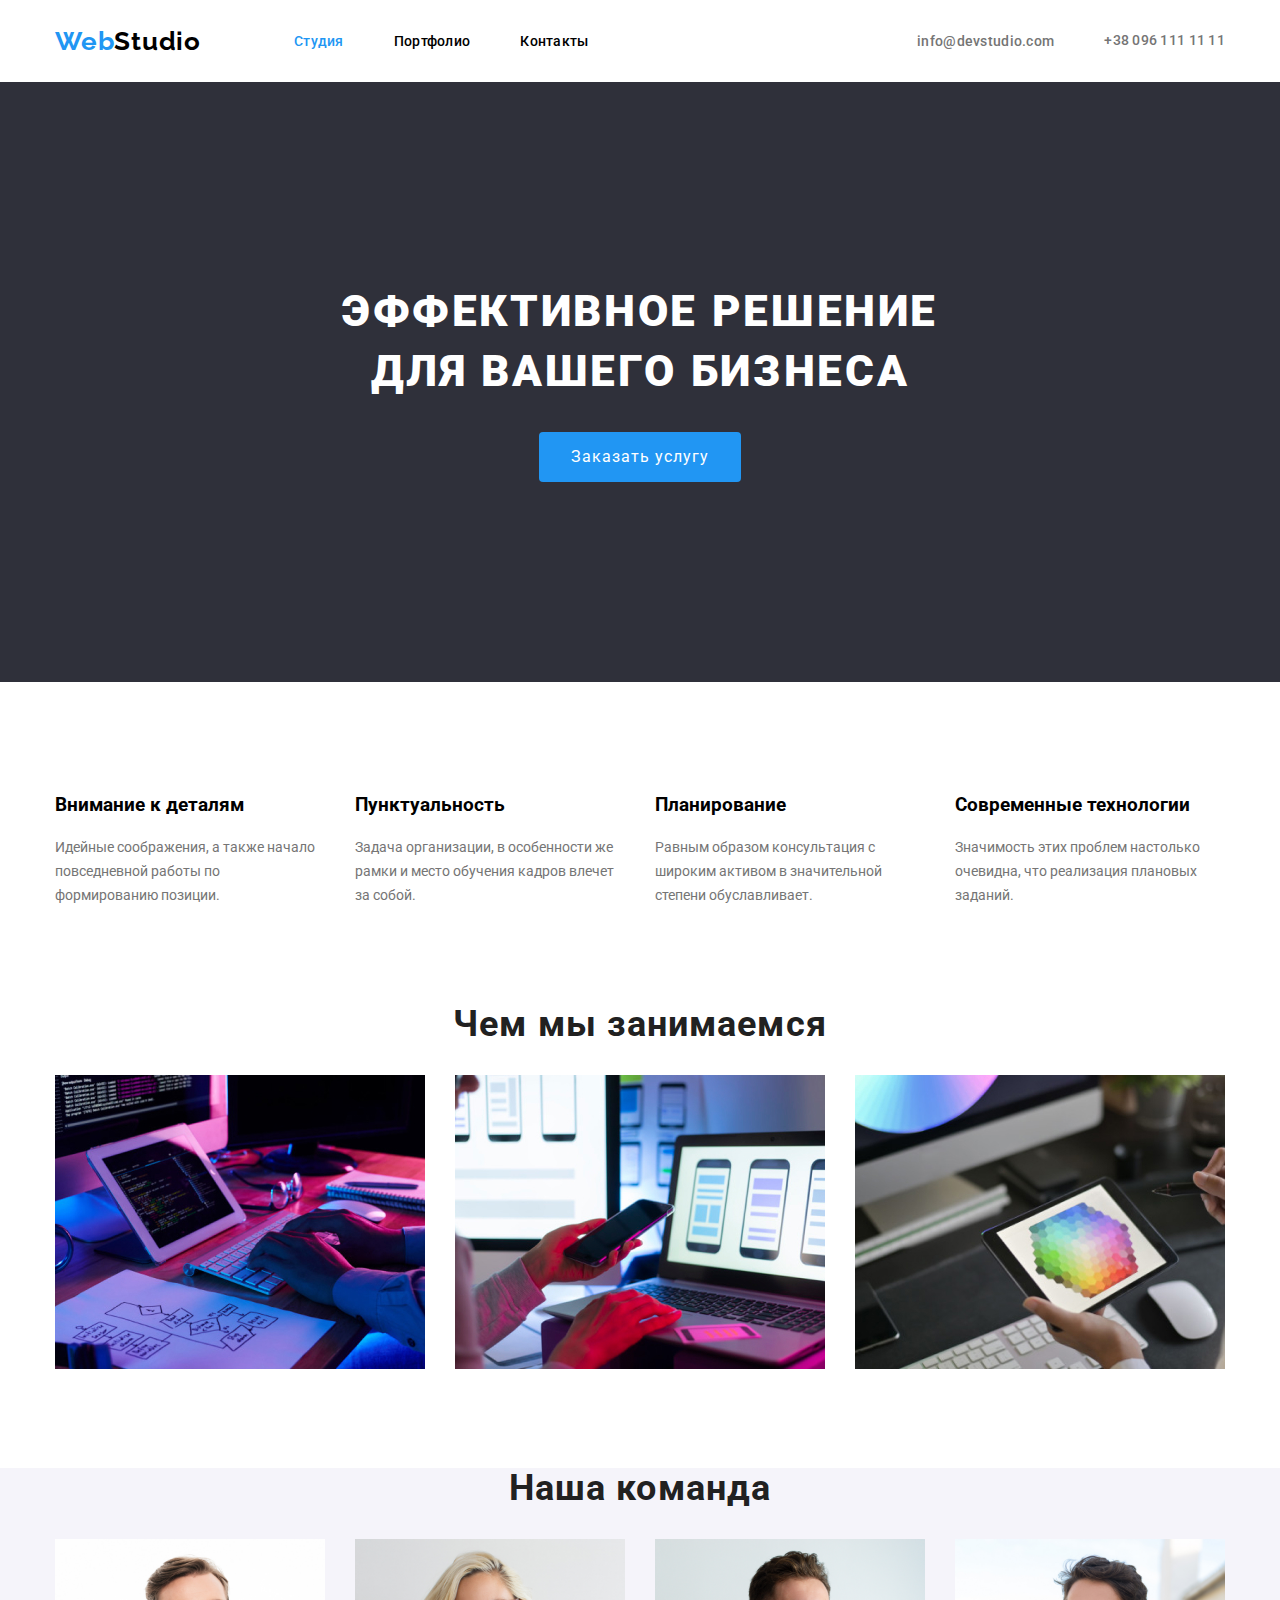
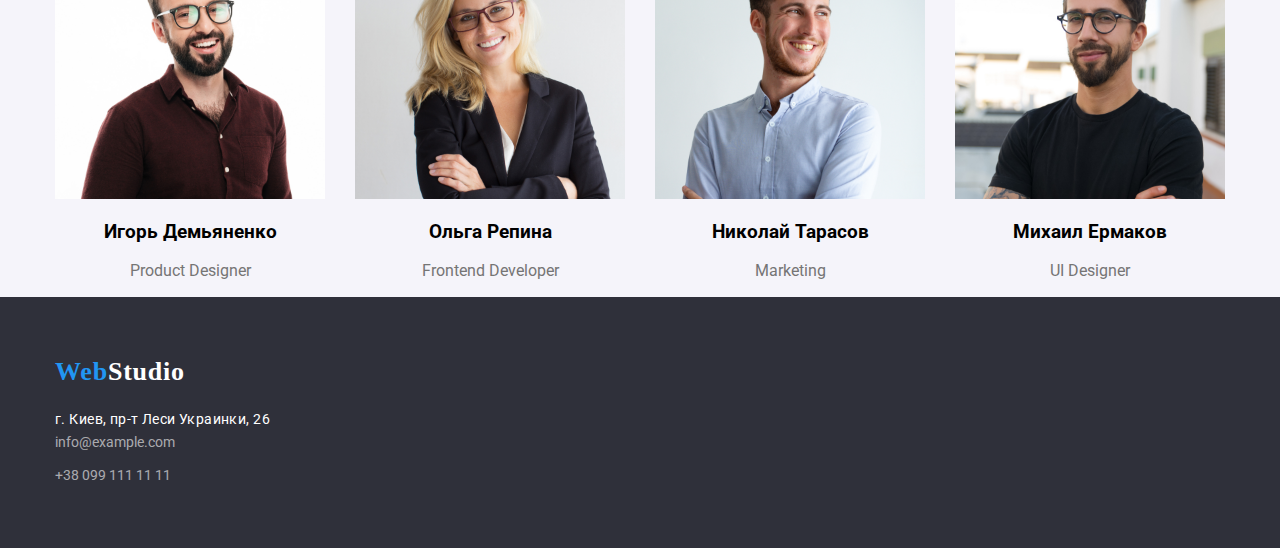
<file: index.html>
<!DOCTYPE html>
<html lang="en">
<head>
    <meta charset="UTF-8">
    <meta http-equiv="X-UA-Compatible" content="IE=edge">
    <meta name="viewport" content="width=device-width, initial-scale=1.0">
    <title>HomeWork-2</title>
    <link rel="stylesheet" href="CSS/normalize.css">
    <link rel="preconnect" href="https://fonts.gstatic.com">
    <link href="https://fonts.googleapis.com/css2?family=Raleway:wght@700&family=Roboto:wght@400;500;700;900&display=swap"
    rel="stylesheet">
    <link rel="stylesheet" href="CSS/commands.css">
    <link rel="stylesheet" href="CSS/style.css">
</head>
<body>
    <header>
        <div class="container">
            <div class="container-navigation-items">
                <nav class="navigation">
                    <a class="logo" href="index.html">Web<span class="logo-second-part">Studio</span></a>
                    <ul class="navigation-class">
                        <li class="studio"><a href="index.html"><span class="studio-item">Студия</span> </a></li>
                        <li class="port"><a href="./portfolio.html"><span class="port-item">Портфолио</span></a></li>
                        <li class="contacts"><a href="index.html"><span class="contacts-item">Контакты</span></a></li>
                    </ul>
                </nav>
                <ul class="navigation-link">
                    <li class="mail"><a href="mailto:info@devstudio.com"><span class="nav-link">info@devstudio.com</span></a></li>
                    <li class="tel"><a href="tel:+380961111111" class="nav-tel-link">+38 096 111 11 11</a></li>
                </ul>
            </div>
        </div>
    </header>

<main>
    
    <section class="main-items-one">
            <h1 class="main-words">Эффективное решение Для вашего бизнеса</h1>
            <button class="button">Заказать услугу</button>

    </section>
    <section>
        <div class="container">
        <ul class="description-items">
            
            <li>
                <h3>Внимание к деталям</h3>
                <h4 class="description-one">Идейные соображения, а также начало повседневной работы по формированию
                    позиции.</h4></li>
            <li>
                <h3>Пунктуальность</h3>
                <h4 class="description-one">Задача организации, в особенности же рамки и место обучения кадров влечет за
                    собой. </h4></li>
            <li>
                <h3>Планирование</h3>
                <h4 class="description-one">Равным образом консультация с широким активом в значительной степени
                    обуславливает.</h4></li>
            <li>
                <h3>Современные технологии</h3>
                <h4 class="description-one">Значимость этих проблем настолько очевидна, что реализация плановых
                    заданий.</h4></li>
        </ul>
    </div>
    </section>
    <section>
        <div class="container">
        <h2>Чем мы занимаемся</h2>
        <ul class="works-img">
            <li class="img-1"><img src="img/img-1.jpg" alt="Разработка сайтов" width="370" height="294"></li>
            <li class="img-2"><img src="img/img-2.jpg" alt="Разработка приложений" width="370" height="294"></li>
            <li class="img-3"><img src="img/img-3.jpg" alt="Дизайн" width="370" height="294"></li>
        </ul>
    </div>
    </section>
    <section class="middle">
    <div class="container">
    <h2>Наша команда</h2>
    <ul class="command_items">
        <li class="command-item-one"><img src="img/pl-1.jpg" alt="Игорь Демьяненко" width="270" height="260">
            <h3 class="workers">Игорь Демьяненко</h3>
                <p class="identity">Product Designer</p></li>
        <li class="command-item-two"><img src="img/pl-2.jpg" alt="Ольга Репина" width="270" height="260">
            <h3 class="workers">Ольга Репина</h3>
                <p class="identity">Frontend Developer</p></li>
        <li class="command-item-three"><img src="img/pl-3.jpg" alt="Николай Тарасов" width="270" height="260">
            <h3 class="workers" >Николай Тарасов</h3>
                <p class="identity">Marketing</p></li>
        <li class="command-item-four"><img src="img/pl-4.jpg" alt="Михаил Ермаков" width="270" height="260">
            <h3 class="workers" >Михаил Ермаков</h3>
                <p class="identity">UI Designer</p></li>
        </div>
    </ul>
</section>
</main>
<footer>
    <div class="container">
    <a class="logo-last" href="index.html">Web<span class="logo-second">Studio</span></a>
    <address>г. Киев, пр-т Леси Украинки, 26</address>
    <ul>
        <li class="mail-one"><a class="foot-mail" href="mailto:info@example.com">info@example.com</a>
        </li>
        <li><a class="foot-tel" href="tel:+38 099 111 11 11">+38 099 111 11 11</a>
        </li>
    </ul>
</div>
</footer>
</div>
</body>
</html>
</file>
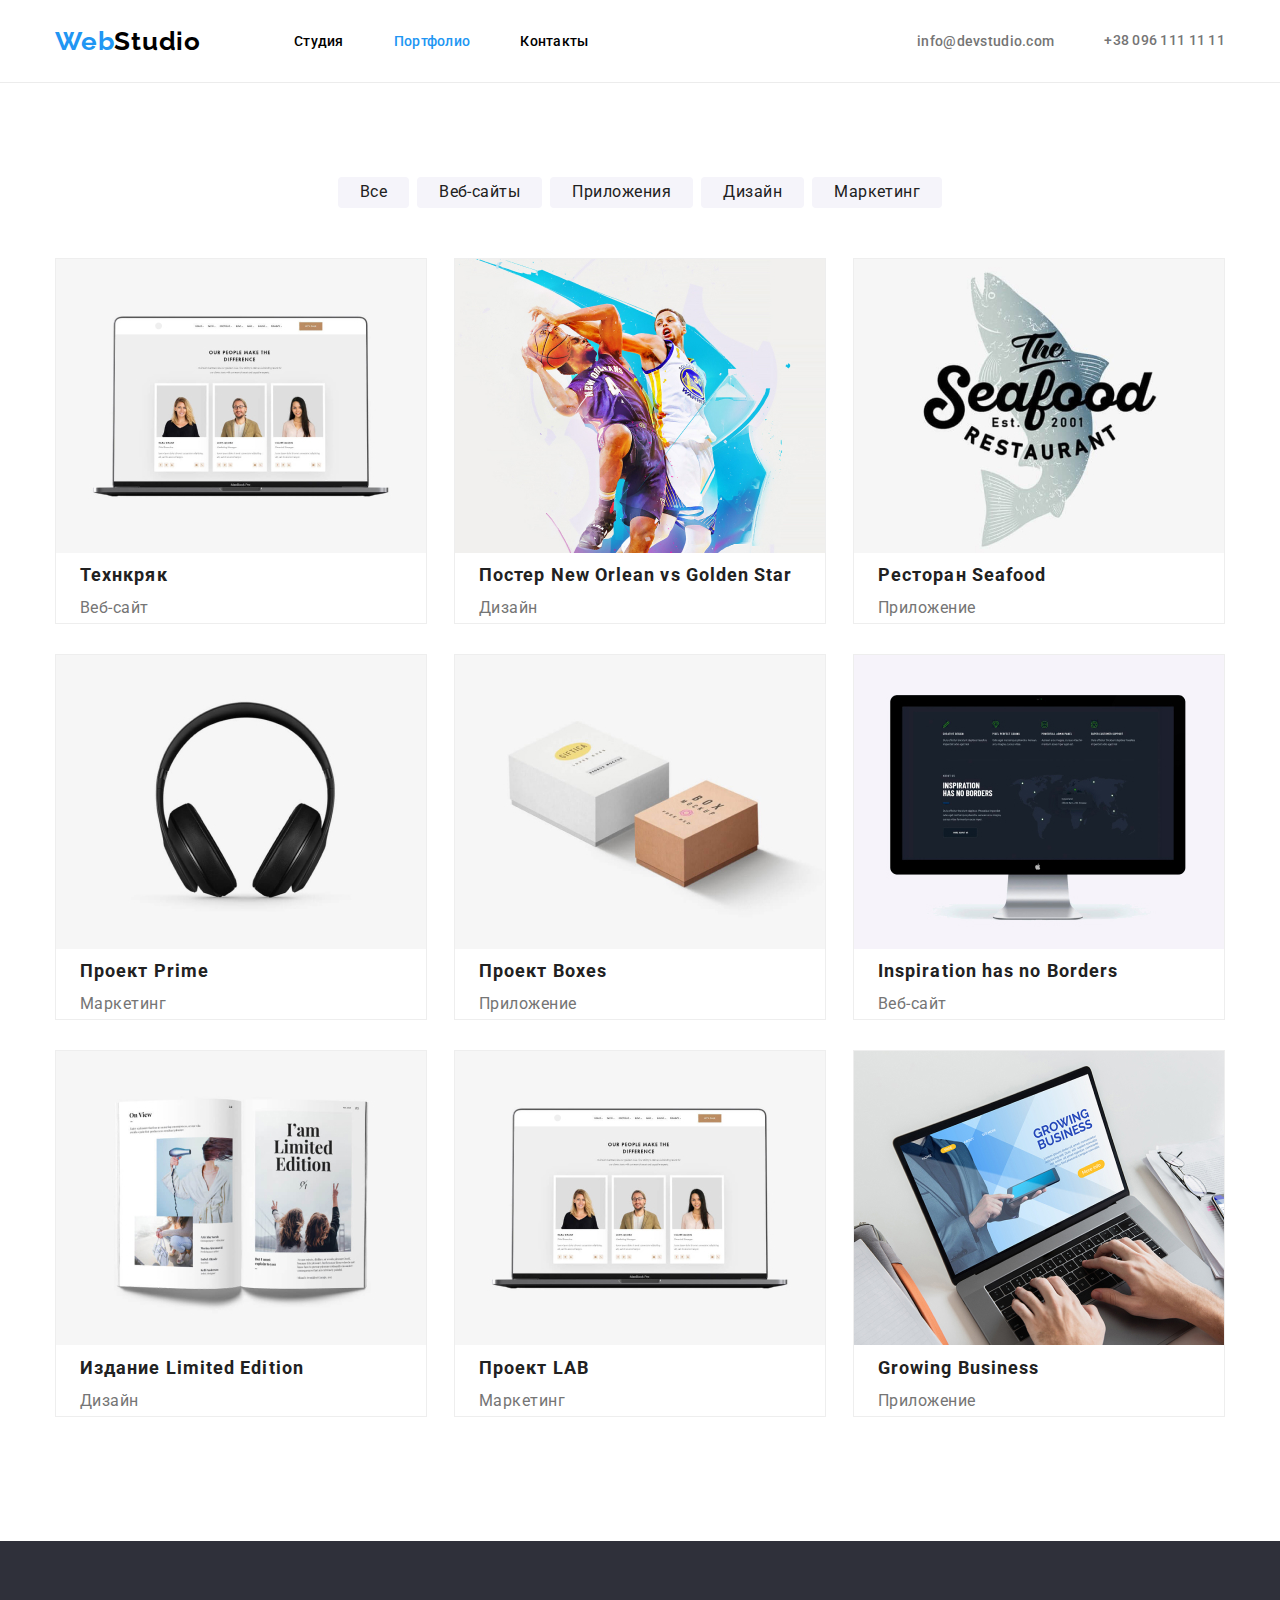
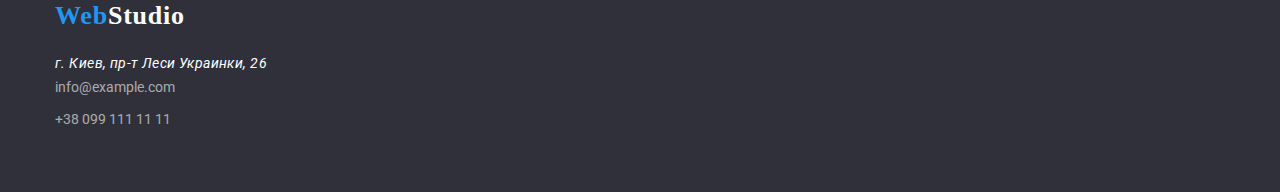
<file: portfolio.html>
<!DOCTYPE html>
<html lang="en">
<head>
    <meta charset="UTF-8">
    <meta http-equiv="X-UA-Compatible" content="IE=edge">
    <meta name="viewport" content="width=device-width, initial-scale=1.0">
    <title>HomeWork-03</title>
    <link rel="stylesheet" href="CSS/normalize.css">
    <link rel="preconnect" href="https://fonts.gstatic.com">
    <link href="https://fonts.googleapis.com/css2?family=Raleway:wght@700&family=Roboto:wght@400;500;700;900&display=swap"
    rel="stylesheet">
    <link rel="stylesheet" href="CSS/commands.css">
    <link rel="stylesheet" href="CSS/port-style.css">

    
</head>
<body>
    <header>
        <div class="container">
            <div class="container-navigation-items">
                <nav class="navigation">
                    <a class="logo" href="index.html">Web<span class="logo-second-part">Studio</span></a>
                    <ul class="navigation-class">
                        <li class="studio"><a href="index.html"><span class="studio-item">Студия</span> </a></li>
                        <li class="port"><a href="./portfolio.html"><span class="port-item">Портфолио</span></a></li>
                        <li class="contacts"><a href="index.html"><span class="contacts-item">Контакты</span></a></li>
                    </ul>
                </nav>
                <ul class="navigation-link">
                    <li class="mail"><a href="mailto:info@devstudio.com"><span class="nav-link">info@devstudio.com</span></a></li>
                    <li class="tel"><a href="tel:+380961111111" class="nav-tel-link">+38 096 111 11 11</a></li>
                </ul>
            </div>
        </div>
    </header>
    <section>
    <div class="container">
        <ul class="tab-block">
            <li class="class-name-items"><button>Все</button></li>
            <li class="class-name-items"><button>Веб-сайты</button></li>
            <li class="class-name-items"><button>Приложения</button></li>
            <li class="class-name-items"><button>Дизайн</button></li>
            <li class="class-name-items"><button>Маркетинг</button>
        </ul>
    </div>
    <div class="container">
        <ul class="work-items-list">
            <li class="work-item-list-main">
                <a href="m.html" class="mouse"> 
                <img class="tehnocrack" src="img/tehnocrack-1.jpg" alt="tehnocrack"> 
                <h2>Технкряк</h2>
                <p>Веб-сайт</p>
                </a>
            </li>
            <li class="work-item-list-main">
                <a href="m.html"></a>
                <img src="img/nba.jpg" alt="nba">
                <h2>Постер New Orlean vs Golden Star</h2>
                <p>Дизайн</p>
            </li>
            <li class="work-item-list-main">
                <a href="m.html"></a>
                <img src="img/seafood.jpg" alt="">
                <h2>Ресторан Seafood</h2>
                <p>Приложение</p>
            </li>
            <li class="work-item-list-main">
                <a href="m.html"></a>
                <img src="img/prime.jpg" alt="">
                <h2>Проект Prime</h2>
                <p>Маркетинг</p>
            </li>
            <li class="work-item-list-main">
                <a href="m.html"></a>
                <img src="img/boxes.jpg" alt="">
                <h2>Проект Boxes</h2>
                <p>Приложение</p>
            </li>
            <li class="work-item-list-main">
                <a href="m.html"></a>
                <img src="img/borders.jpg" alt="">
                <h2>Inspiration has no Borders</h2>
                <p>Веб-сайт</p>
            </li>
            <li class="work-item-list-main">
                <a href="m.html"></a>
                <img src="img/limited.jpg" alt="">
                <h2>Издание Limited Edition</h2>
                <p>Дизайн</p>
            </li>
            <li class="work-item-list-main">
                <a href="m.html"></a>
                <img src="img/tehnocrack.jpg" alt="">
                <h2>Проект LAB</h2>
                <p>Маркетинг</p>
            </li>
            <li class="work-item-list-main">
                <a href="m.html"></a>
                <img src="img/growing.jpg" alt="">
                <h2>Growing Business</h2>
                <p>Приложение</p>
            </li>
        </ul>
    </div>
    </section>
    <footer>
    <div class="container">
        <a class="logo-last" href="index.html">Web<span class="logo-second">Studio</span></a>
        <address>г. Киев, пр-т Леси Украинки, 26</address>
        <ul>
            <li class="mail-one"><a class="foot-mail" href="mailto:info@example.com">info@example.com</a>
            </li>
            <li><a class="foot-tel" href="tel:+380991111111">+38 099 111 11 11</a>
            </li>
        </ul>
    </div>
    </footer>
</body>
</html>
</file>
<file: CSS/commands.css>
body {
    font-family: roboto, sans-serif;
    margin: 0%;
}
.container {
    width: 1200px;
    margin: 0 auto;
    padding: 0 15px;
    box-sizing: border-box;
}
.logo {
    font-family: Raleway;
    font-weight: bold;
    font-size: 26px;
    line-height: 1.19;
    letter-spacing: 0.03em;
    color: #2196F3;
    
}
.logo-second-part {
    font-weight: bold;
    color: #000;
}
.navigation-class, .navigation-link, .container-navigation-items, .navigation {
    display: flex;
    align-items: center;
}
.studio-item{
    color: #2196F3;
}
.port-item, .contacts-item{
    color: black;
}

.studio-item, .port-item, .contacts-item, .nav-link, .nav-tel-link {
    font-style: normal;
    font-weight: 500;
    font-size: 14px;
    line-height: 1.14;
    letter-spacing: 0.02em;
}

.navigation-class {
    margin: 32px 0 32px 93px;
    list-style: none;
}

a:-webkit-any-link{
    text-decoration: none;
    cursor: pointer;
}
.port, .contacts {
    margin-left: 50px;

}
.navigation-link {
    margin-left: auto;
    list-style: none;
    align-items: center;
}
.nav-link {
    
    font-style: normal;
    font-weight: 500;
    font-size: 14px;
    line-height: 1.14;
    letter-spacing: 0.02em;    
    color: #757575;
}
.tel    {
    display: flex;
    margin-left: 50px;
}

.nav-tel-link {
    color: #757575;
    font-weight: 500;
    font-size: 14px;
    line-height: 1.14;
    letter-spacing: 0.02em;   
}
.logo-last {
    font-family: Ralewey;
    font-weight: bold;
    font-size: 26px;
    line-height: 1.19;
    letter-spacing: 0.03em;
    text-decoration: none;
    color: #2196F3;
    display: block;
    margin-bottom: 20px ;
}
address {
    font-weight: normal;
    font-size: 14px;
    line-height: 1.71;    
    letter-spacing: 0.03em;
    color: #FFFFFF;

}
.foot-mail {
    font-weight: normal;
    font-size: 14px;
    line-height: 1.71;
    color: rgba(255, 255, 255, 0.6);
}
.foot-tel {
    font-weight: normal;
    font-size: 14px;
    line-height: 1.71;    

    color: rgba(255, 255, 255, 0.6);

}
.logo-second {
font-weight: bold;
font-size: 26px;
line-height: 1.19;
color: #FFFFFF;
}
.mail-one {
    margin-bottom: 9px;
}
</file>
<file: CSS/style.css>
ul {
    padding: 0;
}
address {
    font-style: normal;
}

.main-page {
    width:auto;
    height: 600px;
    background-color: #2F303A;
}
.main-items-one {
    background-color: #2F303A;
    padding-top: 200px;
    padding-bottom:200px;


}
.main-words {
    width: 696px;
    text-align: center;
    font-style: normal;
    font-weight: 900;
    font-size: 44px;
    line-height: 1.36;
    letter-spacing: 0.06em;
    text-transform: uppercase;
    color: #FFFFFF;
    
    margin: 0 auto 30px;
}
.button{
    margin: 0 auto;
    display: block;
    font-weight: 700px;
    font-size: 16px;
    line-height: 1.87;
    text-align: center;
    letter-spacing: 0.06em;
    color: #FFFFFF;
    background-color: #2196F3;
    border-radius: 4px;
    padding: 10px 32px;
    border: none;
}
.description-items {
    list-style: none;
    display: flex;
    margin: 94px 0;
    justify-content: space-between;
    
}

.services {
    font-family: roboto;
    font-style: normal;
    font-weight: bold;
    font-size: 14px;
    line-height: 16px;    
}

h4 {
    color: #757575;
}
.description-one {
    font-family: Roboto;
    font-style: normal;
    font-weight: normal;
    width: 270px;
    height: 75px;
    font-size: 14px;
    line-height: 24px;    
    margin: 0 auto;

}
h2 {
    text-align: center;
    font-style: normal;
    font-weight: bold;
    font-size: 36px;
    line-height: 1,16;
    text-align: center;
    letter-spacing: 0.03em;
    margin-top: 94px;

    color: #212121;    

}
.middle {
    background-color: #F5F4FA;
}

.works-img {
    list-style: none;
    display: flex;
    margin: 0 auto;
    justify-content: space-between;
    
}

.command_items {
    padding: 0;
    margin: 0 auto;
    list-style: none;
    display: flex;
    justify-content: space-between;
}
.identity {
    color: #757575;
    text-align: center;
}
.workers {
    text-align: center;
    font-weight: bold;
}
footer {
    background-color: #2F303A;
    padding: 60px 0;

}

li {
    list-style: none;
}
</file>
<file: CSS/port-style.css>
header {
border-bottom: 1px solid #ECECEC;
}

.port-item{
    color: #2196F3;
}
.studio-item, .contacts-item {
    color: black;
}

/*main page*/
button {
        padding: 6px 22px;
        background: #F5F4FA;
        border-radius: 4px;
        outline: none;
        font-style: normal;
        -webkit-appearance: none;
        -moz-appearance: none;
        appearance: none;
        text-align: center;
        letter-spacing: 0.03em;
        color: #212121;
}

.tab-block {
    display: flex;
    margin-top: 94px;
    margin-bottom: 50px;
    padding: 0;
    list-style: none;
    justify-content: center;

}

.tab-block li:not(:last-child) {
    margin-right: 8px;
}
.work-items-list {
    list-style: none;
    display: flex;
    flex-wrap: wrap;
    margin-top: 50px;
    justify-content: space-between;

}
.work-item-list-main {
    margin-bottom: 30px;
    border: 1px solid #EEE;
}
.tehnocrack {
    width: 100%;
}
.mouse {
    display: inline-block;
}
h2 {
    font-style: normal;
    font-weight: bold;
    font-size: 18px;
    line-height: 2;
    letter-spacing: 0.06em;
    margin-top: 20px;
    margin: 0 24px;

    color: #212121;    
}
p {
    font-style: normal;
    font-weight: normal;
    font-size: 16px;
    line-height: 1.87;
    margin: 0 24px;


    letter-spacing: 0.03em;

    color: #757575;    
}
section {
    margin-bottom: 94px;
}



















































































footer {
    background-color: #2F303A;
    padding: 60px 0;
}

.logo-last {
    font-family: ralewey;
    font-weight: bold;
    font-size: 26px;
    line-height: 1.19;
    letter-spacing: 0.03em;
    text-decoration: none;
    color: #2196F3;
    display: block;
    margin-bottom: 20px ;
}
address {
    font-weight: normal;
    font-size: 14px;
    line-height: 1.71;    
    letter-spacing: 0.03em;
    color: #FFFFFF;

}
li {
    list-style: none;
}
.foot-mail {
    font-weight: normal;
    font-size: 14px;
    line-height: 1.71;
    color: rgba(255, 255, 255, 0.6);
}
.foot-tel {
    font-weight: normal;
    font-size: 14px;
    line-height: 1.71;    

    color: rgba(255, 255, 255, 0.6);

}
.logo-second {
font-weight: bold;
font-size: 26px;
line-height: 1.19;
color: #FFFFFF;
}
.mail-one {
    margin-bottom: 9px;
}
</file>
